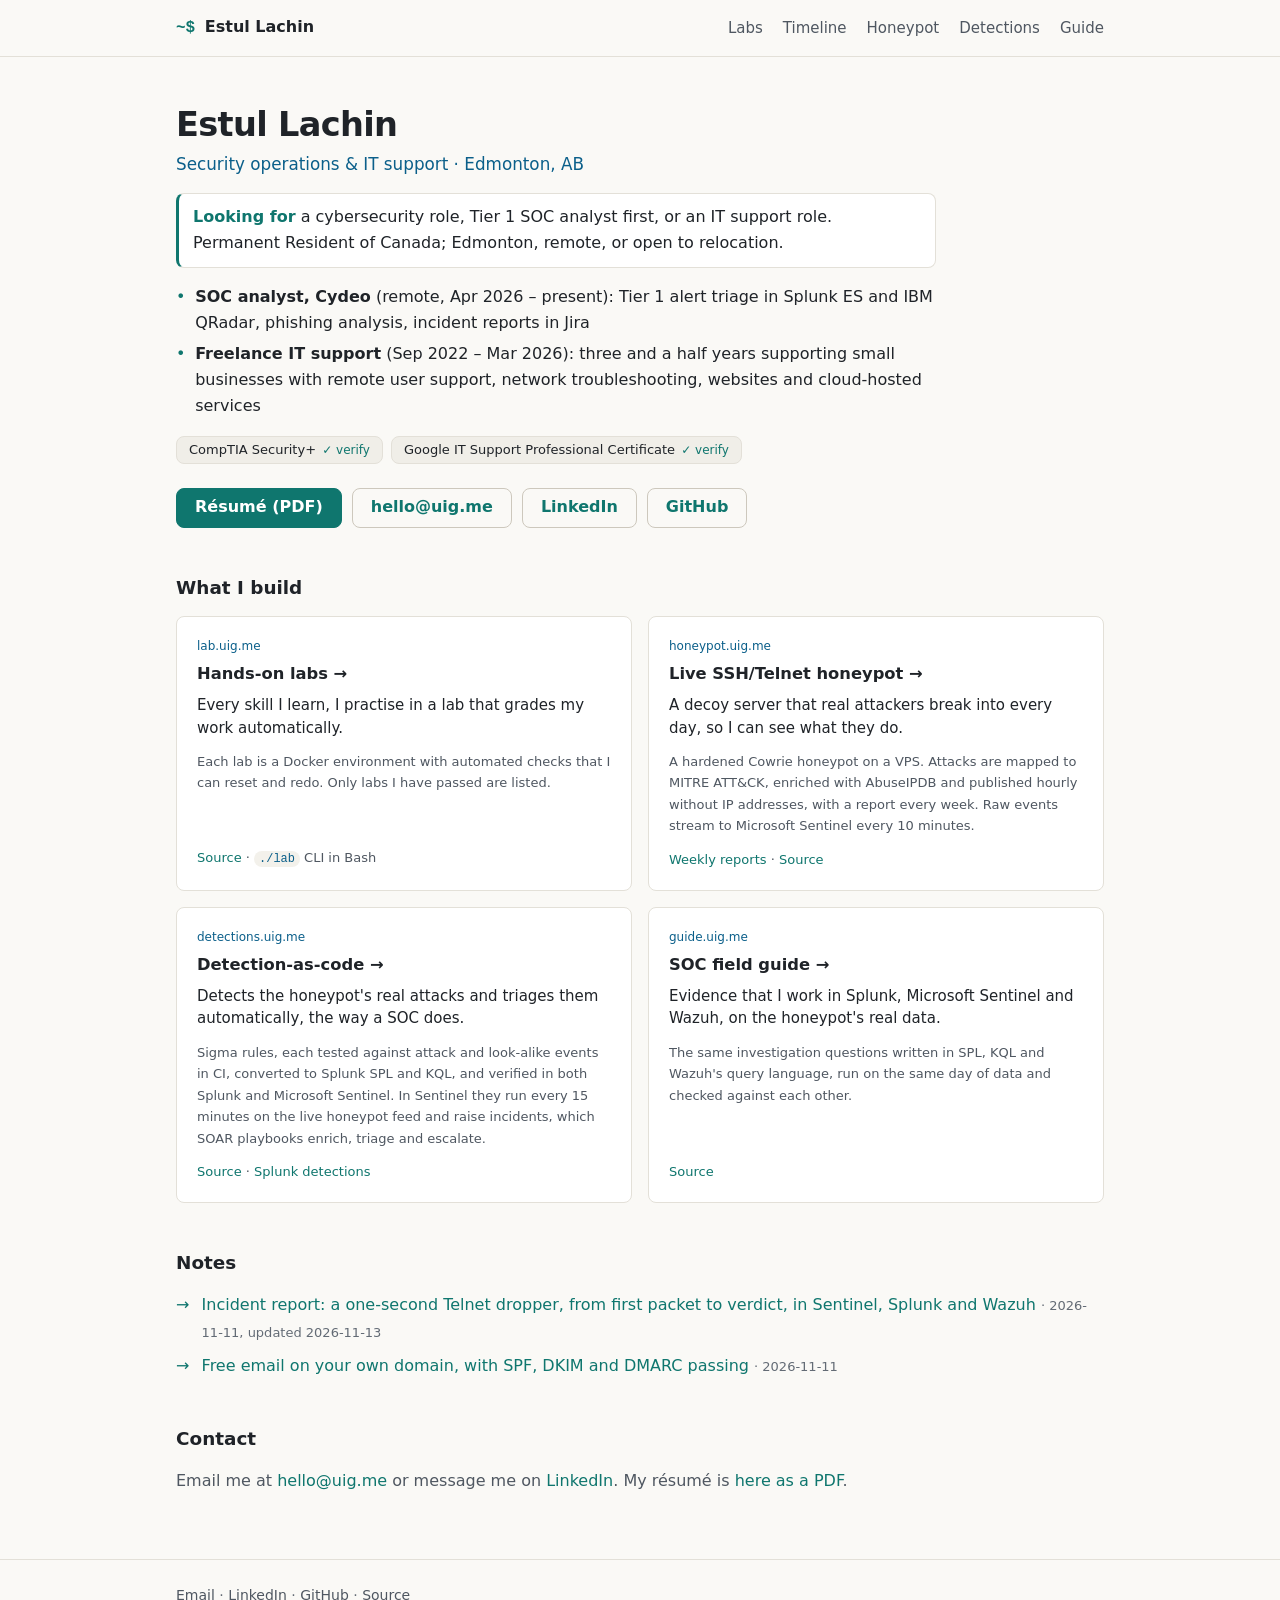
<file: site/index.html>
<!doctype html>
<html lang="en">
<head>
<meta charset="utf-8">
<meta name="viewport" content="width=device-width, initial-scale=1">
<meta http-equiv="Content-Security-Policy" content="default-src 'none'; script-src 'self'; style-src 'self'; img-src 'self'; connect-src 'self' https://lab.uig.me https://detections.uig.me https://guide.uig.me https://raw.githubusercontent.com; base-uri 'none'; form-action 'none'">
<meta name="referrer" content="strict-origin-when-cross-origin">
<title>Estul Lachin · Security operations &amp; IT support</title>
<meta name="description" content="Estul Lachin, security operations and IT support in Edmonton, AB. Hands-on labs, a live SSH/Telnet honeypot and the detections built on it.">
<meta property="og:title" content="Estul Lachin">
<meta property="og:description" content="Security operations and IT support. Hands-on labs, a live honeypot and the detections built on it.">
<meta property="og:url" content="https://uig.me/">
<meta property="og:type" content="profile">
<link rel="canonical" href="https://uig.me/">
<meta property="og:image" content="https://uig.me/og-image.png">
<meta property="og:image:width" content="1200">
<meta property="og:image:height" content="630">
<meta property="og:image:alt" content="Estul Lachin: labs, honeypot, detections">
<meta name="twitter:card" content="summary_large_image">
<link rel="icon" href="favicon.svg" type="image/svg+xml">
<link rel="icon" href="favicon.ico" sizes="32x32">
<link rel="apple-touch-icon" href="apple-touch-icon.png">
<link rel="stylesheet" href="style.css">
<script defer src="app.js"></script>
<script type="application/ld+json">
{"@context": "https://schema.org", "@type": "Person", "name": "Estul Lachin", "url": "https://uig.me/",
 "jobTitle": "Cybersecurity analyst",
 "email": "mailto:hello@uig.me",
 "address": {"@type": "PostalAddress", "addressLocality": "Edmonton", "addressRegion": "AB", "addressCountry": "CA"},
 "sameAs": ["https://www.linkedin.com/in/estul-lachin", "https://github.com/estul-lachin", "https://www.credly.com/users/estul"]}
</script>
</head>
<body>
<header class="site-header">
  <div class="wrap">
    <a class="brand" href="./" aria-current="page">Estul Lachin</a>
    <nav>
      <a href="https://lab.uig.me/">Labs</a>
      <a href="https://lab.uig.me/timeline/">Timeline</a>
      <a href="https://honeypot.uig.me/">Honeypot</a>
      <a href="https://detections.uig.me/">Detections</a>
      <a href="https://guide.uig.me/">Guide</a>
    </nav>
  </div>
</header>

<main class="wrap">
  <section class="hero">
    <h1>Estul Lachin</h1>
    <p class="role">Security operations &amp; IT support · Edmonton, AB</p>
    <p class="seeking"><strong>Looking for</strong> a cybersecurity role, Tier 1 SOC analyst first, or an IT support
      role. Permanent Resident of Canada; Edmonton, remote, or open to relocation.</p>
    <ul class="facts">
      <li><strong>SOC analyst, Cydeo</strong> (remote, Apr 2026 – present): Tier 1 alert triage in Splunk ES and
        IBM QRadar, phishing analysis, incident reports in Jira</li>
      <li><strong>Freelance IT support</strong> (Sep 2022 – Mar 2026): three and a half years supporting small
        businesses with remote user support, network troubleshooting, websites and cloud-hosted services</li>
    </ul>
    <ul class="certs" aria-label="Certifications">
      <li><a href="https://www.credly.com/badges/0ad03319-76a9-4370-ad02-18248eb24f2d/public_url" rel="noopener" title="Verify on Credly">CompTIA Security+ <span class="verify">✓ verify</span></a></li>
      <li><a href="https://www.credly.com/badges/922b8039-3667-49e6-b933-8e15fd46b0fe/public_url" rel="noopener" title="Verify on Credly">Google IT Support Professional Certificate <span class="verify">✓ verify</span></a></li>
    </ul>
    <p class="links">
      <a class="button" href="Estul-Lachin-Resume.pdf" type="application/pdf">Résumé (PDF)</a>
      <a class="button secondary" href="mailto:hello@uig.me">hello@uig.me</a>
      <a class="button secondary" href="https://www.linkedin.com/in/estul-lachin">LinkedIn</a>
      <a class="button secondary" href="https://github.com/estul-lachin">GitHub</a>
    </p>
  </section>

  <h2>What I build</h2>
  <div class="projects">
    <article class="card">
      <p class="kicker">lab.uig.me</p>
      <h3><a href="https://lab.uig.me/">Hands-on labs <span aria-hidden="true">→</span></a></h3>
      <p class="lead">Every skill I learn, I practise in a lab that grades my work automatically.</p>
      <p class="detail">Each lab is a Docker environment with automated checks that I can reset and redo. Only labs
        I have passed are listed.</p>
      <div class="nums">
        <div><span class="num" id="labs-passed">–</span><span class="label">labs passed</span></div>
        <div><span class="num" id="labs-latest">–</span><span class="label">latest pass</span></div>
      </div>
      <p class="more"><a href="https://github.com/estul-lachin/uig-lab">Source</a> · <code>./lab</code> CLI in Bash</p>
    </article>

    <article class="card">
      <p class="kicker">honeypot.uig.me</p>
      <h3><a href="https://honeypot.uig.me/">Live SSH/Telnet honeypot <span aria-hidden="true">→</span></a></h3>
      <p class="lead">A decoy server that real attackers break into every day, so I can see what they do.</p>
      <p class="detail">A hardened Cowrie honeypot on a VPS. Attacks are mapped to MITRE ATT&amp;CK, enriched with
        AbuseIPDB and published hourly without IP addresses, with a report every week. Raw events stream to
        Microsoft Sentinel every 10 minutes.</p>
      <div class="nums">
        <div><span class="num" id="hp-sessions">–</span><span class="label" id="hp-sessions-label">sessions</span></div>
        <div><span class="num" id="hp-sources">–</span><span class="label">unique sources</span></div>
      </div>
      <p class="top-ttp" id="hp-ttp" hidden>Most common after login: <a id="hp-ttp-link" rel="noopener"></a></p>
      <p class="more"><a href="https://honeypot.uig.me/reports.html">Weekly reports</a> ·
        <a href="https://github.com/estul-lachin/uig-honeypot">Source</a></p>
    </article>

    <article class="card">
      <p class="kicker">detections.uig.me</p>
      <h3><a href="https://detections.uig.me/">Detection-as-code <span aria-hidden="true">→</span></a></h3>
      <p class="lead">Detects the honeypot's real attacks and triages them automatically, the way a SOC does.</p>
      <div class="nums" id="det-soar-nums" hidden>
        <div><span class="num" id="soar-incidents">–</span><span class="label" id="soar-incidents-label">incidents</span></div>
        <div><span class="num" id="soar-enriched">–</span><span class="label" id="soar-enriched-label">auto-enriched</span></div>
        <div><span class="num" id="soar-high">–</span><span class="label">High escalated</span></div>
      </div>
      <div class="nums" id="det-rule-nums">
        <div><span class="num" id="det-rules">–</span><span class="label">rules</span></div>
        <div><span class="num" id="det-tests">–</span><span class="label">test events</span></div>
      </div>
      <p class="detail">Sigma rules, each tested against attack and look-alike events in CI<span id="det-counts"></span>,
        converted to Splunk SPL and KQL, and verified in both Splunk and Microsoft Sentinel. In Sentinel they run
        every 15 minutes on the live honeypot feed and raise incidents, which SOAR playbooks enrich, triage and escalate.</p>
      <p class="more"><a href="https://github.com/estul-lachin/uig-detections">Source</a> ·
        <a href="https://github.com/estul-lachin/uig-honeypot/blob/main/docs/detections.md">Splunk detections</a></p>
    </article>

    <article class="card">
      <p class="kicker">guide.uig.me</p>
      <h3><a href="https://guide.uig.me/">SOC field guide <span aria-hidden="true">→</span></a></h3>
      <p class="lead">Evidence that I work in Splunk, Microsoft Sentinel and Wazuh, on the honeypot's real data.</p>
      <div class="nums" id="guide-nums">
        <div><span class="num" id="guide-playbooks">–</span><span class="label">cross-checked playbooks</span></div>
        <div id="guide-closed-box" hidden><span class="num" id="guide-closed">–</span><span class="label">incidents I closed</span></div>
        <div id="guide-cases-box" hidden><span class="num" id="guide-cases">–</span><span class="label">investigations</span></div>
      </div>
      <p class="detail">The same investigation questions written in SPL, KQL and Wazuh's query language, run on the
        same day of data and checked against each other.</p>
      <p class="more"><a href="https://github.com/estul-lachin/uig-guide">Source</a></p>
    </article>
  </div>

  <section class="notes">
    <h2>Notes</h2>
    <ul class="notes-list">
      <li><a href="notes/telnet-dropper-incident/">Incident report: a one-second Telnet dropper, from first packet to verdict, in Sentinel, Splunk and Wazuh</a>
        <span class="meta">· 2026-11-11, updated 2026-11-13</span></li>
      <li><a href="notes/custom-domain-email/">Free email on your own domain, with SPF, DKIM and DMARC passing</a>
        <span class="meta">· 2026-11-11</span></li>
    </ul>
  </section>

  <section class="contact">
    <h2>Contact</h2>
    <p>Email me at <a href="mailto:hello@uig.me">hello@uig.me</a> or message me on
      <a href="https://www.linkedin.com/in/estul-lachin">LinkedIn</a>. My résumé is
      <a href="Estul-Lachin-Resume.pdf" type="application/pdf">here as a PDF</a>.</p>
  </section>
</main>

<footer class="site-footer">
  <div class="wrap">
    <a href="mailto:hello@uig.me">Email</a> ·
    <a href="https://www.linkedin.com/in/estul-lachin">LinkedIn</a> ·
    <a href="https://github.com/estul-lachin">GitHub</a> ·
    <a href="https://github.com/estul-lachin/uig-home">Source</a>
    <p class="credit" id="updated"></p>
  </div>
</footer>
</body>
</html>
</file>
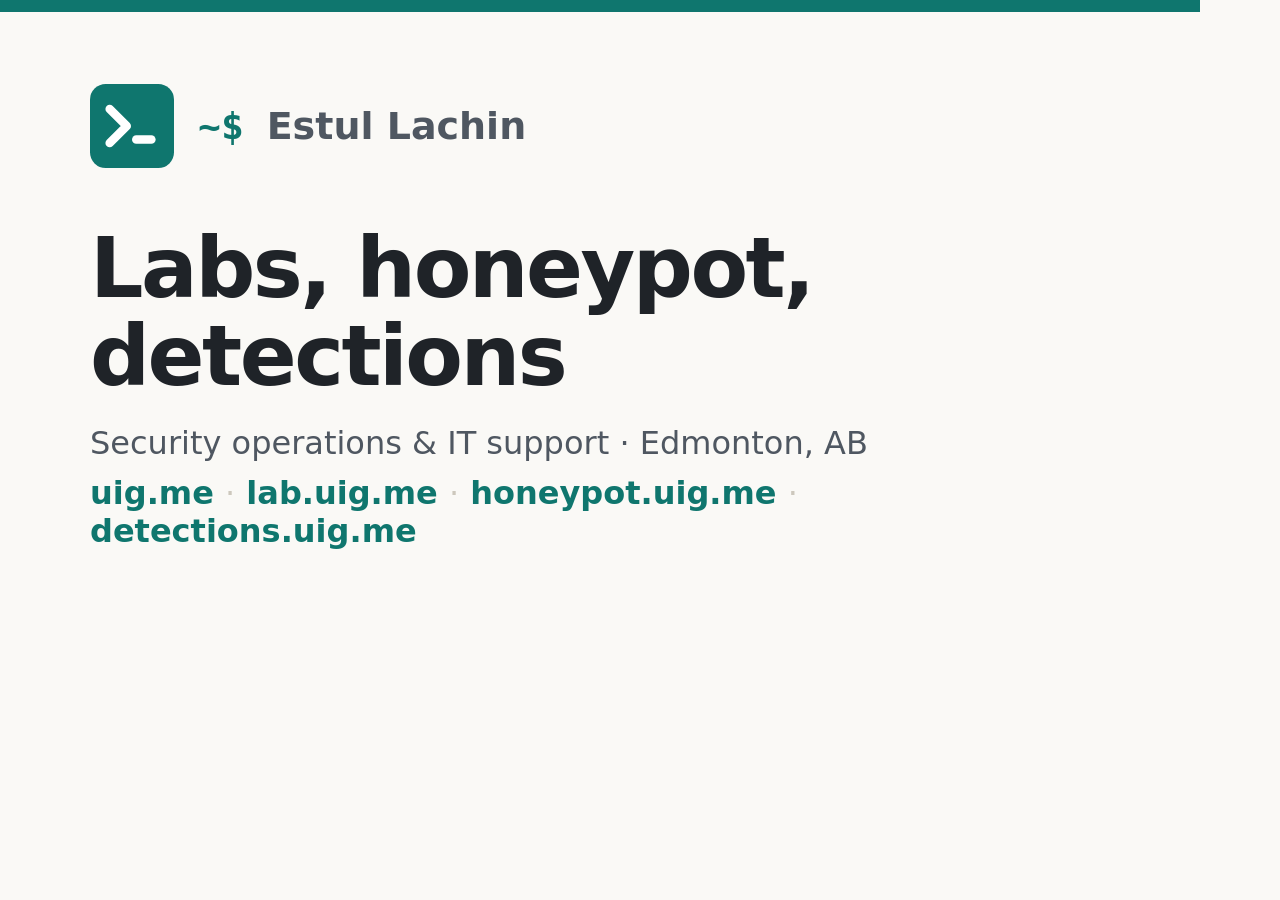
<file: assets/og-image.html>
<!doctype html>
<!-- Source of og-image.png (1200x630). See README for the render command. -->
<html><head><meta charset="utf-8"><style>
  html, body { margin: 0; width: 1200px; height: 630px; overflow: hidden; }
  body {
    background: #faf9f6; border-top: 12px solid #0f766e;
    color: #1f2328; box-sizing: border-box; padding: 72px 90px 80px; position: relative;
    font-family: system-ui, -apple-system, "Segoe UI", Roboto, "Helvetica Neue", Arial, sans-serif;
    display: flex; flex-direction: column;
  }
  .top { display: flex; align-items: center; gap: 24px; }
  .top img { width: 84px; height: 84px; }
  .name { font-size: 38px; font-weight: 600; color: #4f5761; }
  .name::before { content: "~$ "; color: #0f766e; font-family: ui-monospace, SFMono-Regular, "SF Mono", Menlo, monospace; }
  h1 { font-size: 84px; line-height: 1.05; margin: 56px 0 24px; letter-spacing: -0.03em; font-weight: 700; }
  .by { font-size: 32px; color: #4f5761; }
  .url span { color: #cdc8bd; font-weight: 400; }
  .url { margin-top: auto; font-size: 32px; font-weight: 600; color: #0f766e; }
</style></head><body>
  <div class="top"><img src="favicon.svg" alt=""><span class="name">Estul Lachin</span></div>
  <h1>Labs, honeypot, detections</h1>
  <div class="by">Security operations &amp; IT support · Edmonton, AB</div>
  <div class="url">uig.me <span>·</span> lab.uig.me <span>·</span> honeypot.uig.me <span>·</span> detections.uig.me</div>
</body></html>
</file>
<file: site/style.css>
/* uig.me. Terminal theme shared by uig.me, lab, honeypot and detections: keep the tokens and the
   "shared chrome" block identical across the four sites. */


:root {
  --bg: #faf9f6;
  --surface: #ffffff;
  --text: #1f2328;
  --muted: #4f5761;
  --dim: #636b75;
  --border: #e3e0d8;
  --border-strong: #cdc8bd;
  --accent: #0f766e;
  --accent-2: #0b5f8a;
  --warn: #985600;
  --danger: #b42318;
  --ok: #157a3d;
  --chip: #f0eee8;
  --code-bg: #f3f1eb;
  --shadow: 0 6px 18px rgba(31, 35, 40, 0.08);
  --radius: 8px;
  --font: system-ui, -apple-system, "Segoe UI", Roboto, "Helvetica Neue", Arial, sans-serif;
  --prose: var(--font);
  /* code, commands, numbers and data stay monospace */
  --mono: ui-monospace, SFMono-Regular, "SF Mono", Menlo, Consolas, "Liberation Mono", monospace;
  color-scheme: light;
}

/* ---------------------------------------------------------------- shared chrome */

* { box-sizing: border-box; }

html { -webkit-text-size-adjust: 100%; background: var(--bg); }

body {
  margin: 0;
  min-height: 100vh;
  background: var(--bg);
  color: var(--text);
  font: 16px/1.65 var(--font);
}

::selection { background: #cbe8e3; color: var(--text); }

a { color: var(--accent); text-decoration: none; }
a:hover { text-decoration: underline; text-underline-offset: 3px; }
:focus-visible { outline: 2px solid var(--accent); outline-offset: 2px; border-radius: 2px; }

.wrap { max-width: 860px; margin: 0 auto; padding: 0 16px; }

/* the sticky header must not cover in-page anchor targets */
[id] { scroll-margin-top: 72px; }

.site-header {
  border-bottom: 1px solid var(--border); background: rgba(250, 249, 246, 0.92);
  position: sticky; top: 0; z-index: 10; backdrop-filter: blur(6px);
}
.site-header .wrap { display: flex; align-items: center; justify-content: space-between; height: 56px; gap: 16px; }
.brand { font-weight: 700; color: var(--text); white-space: nowrap; }
.brand::before { content: "~$ "; content: "~$ " / ""; color: var(--accent); font-family: var(--mono); }
.brand:hover { text-decoration: none; }
.site-header nav { display: flex; flex-wrap: wrap; gap: 6px 20px; }
.site-header nav a { color: var(--muted); font-size: 15px; }
.site-header nav a:hover { color: var(--accent); text-decoration: none; }
.site-header nav a[aria-current="page"] { color: var(--accent); font-weight: 600; }

.site-footer { border-top: 1px solid var(--border); margin-top: 64px; padding: 24px 0; color: var(--dim); font-size: 14px; }
.site-footer .credit { margin: 8px 0 0; }
.site-footer a { color: var(--muted); }
.site-footer a:hover { color: var(--accent); }

h1 { font-size: 1.85rem; line-height: 1.25; margin: 0 0 12px; letter-spacing: -0.02em; font-weight: 700; }
h2 { font-size: 1.2rem; line-height: 1.35; margin: 40px 0 12px; font-weight: 650; }
h3 { font-size: 1.05rem; margin: 0 0 6px; }

@media (prefers-reduced-motion: reduce) {
  *, *::before, *::after { animation: none !important; transition: none !important; }
}

@media print {
  :root { --bg: #fff; --surface: #fff; --shadow: none; }
  body { background: #fff; }
  .site-header { position: static; background: #fff; backdrop-filter: none; }
}


/* ---------------------------------------------------------------- uig.me */

.wrap { max-width: 960px; }
code { font-family: var(--mono); font-size: 0.92em; background: var(--code-bg); color: var(--accent-2); padding: 1px 5px; border-radius: var(--radius); }

main.wrap { padding-top: 48px; }
h1 { font-size: 2.1rem; line-height: 1.2; margin: 0 0 6px; }
h2 { font-size: 1.15rem; margin: 48px 0 16px; }
h3 { font-size: 1.02rem; line-height: 1.4; margin: 0 0 8px; }
h3 a { color: var(--text); }
h3 a:hover { color: var(--accent); }

.hero { max-width: 760px; }
.role { font-size: 1.05rem; color: var(--accent-2); margin: 0 0 14px; }
.seeking {
  margin: 0 0 16px; padding: 10px 14px; background: var(--surface); border: 1px solid var(--border);
  border-left: 3px solid var(--accent); border-radius: var(--radius);
}
.seeking strong { color: var(--accent); }
.facts { margin: 0 0 16px; padding-left: 0; list-style: none; }
.facts li { margin: 4px 0; padding-left: 1.2em; position: relative; }
.facts li::before { content: "•"; content: "•" / ""; position: absolute; left: 0; color: var(--accent); }
.certs { list-style: none; padding: 0; margin: 0 0 24px; display: flex; flex-wrap: wrap; gap: 8px; }
.certs li { background: var(--chip); border: 1px solid var(--border); border-radius: var(--radius); padding: 2px 12px; font-size: 13px; }
.certs li:hover { border-color: var(--accent); }
.certs a { color: var(--text); }
.certs a:hover { text-decoration: none; text-shadow: none; }
.certs a:hover .verify { text-decoration: underline; }
.certs .verify { color: var(--accent); font-size: 12px; margin-left: 2px; white-space: nowrap; }
.links { display: flex; flex-wrap: wrap; gap: 10px; margin: 0; }
.button {
  display: inline-flex; align-items: center; min-height: 40px; padding: 0 18px; border-radius: var(--radius);
  background: var(--accent); color: #fff; font-weight: 700; border: 1px solid var(--accent);
  transition: box-shadow 0.15s, background 0.15s, color 0.15s;
}
.button:hover { text-decoration: none; text-shadow: none; background: #0d655e; border-color: #0d655e; }
.button.secondary { background: transparent; color: var(--accent); border-color: var(--border-strong); box-shadow: none; }
.button.secondary:hover { border-color: var(--accent); background: var(--chip); }

.projects { display: grid; grid-template-columns: repeat(2, minmax(0, 1fr)); gap: 16px; }
.card {
  background: var(--surface); border: 1px solid var(--border); border-radius: var(--radius);
  padding: 20px; min-width: 0; display: flex; flex-direction: column; transition: border-color 0.15s, box-shadow 0.15s;
}
.card:hover { border-color: var(--accent); box-shadow: var(--shadow); }
/* The whole card opens the title's link (stretched link); links inside the card sit above it. */
.projects .card { position: relative; cursor: pointer; }
.projects .card h3 a::after { content: ""; position: absolute; inset: 0; border-radius: var(--radius); }
.projects .card h3 a:focus-visible { outline: none; }
.projects .card:has(h3 a:focus-visible) { outline: 2px solid var(--accent); outline-offset: 2px; }
.projects .card .more a, .projects .card .top-ttp a { position: relative; z-index: 1; }
.projects .card:hover h3 a { color: var(--accent); text-decoration: none; }
.projects .card h3 a span { display: inline-block; transition: transform 0.15s; }
.projects .card:hover h3 a span { transform: translateX(3px); }
.card p { margin: 0 0 12px; color: var(--muted); font-size: 14px; }
.card .lead { color: var(--text); font-size: 15px; font-weight: 500; line-height: 1.5; }
.card .detail { font-size: 13px; }
.card .kicker { font-size: 12px; color: var(--accent-2); margin-bottom: 6px; }
.nums { display: flex; flex-wrap: wrap; gap: 8px 20px; margin: 4px 0 12px; }
.nums[hidden] { display: none; }
.nums div { flex: 0 1 auto; min-width: 0; display: flex; flex-direction: column; }
.nums div[hidden] { display: none; }
.num {
  font-size: 1.45rem; font-weight: 700; font-variant-numeric: tabular-nums; white-space: nowrap; line-height: 1.3;
  color: var(--accent);
}
.label { color: var(--muted); font-size: 12px; text-transform: uppercase; letter-spacing: 0.05em; }
.card .top-ttp { font-size: 13px; }
.card .more { margin-top: auto; margin-bottom: 0; font-size: 13px; }

.contact p { color: var(--muted); }

/* long-form prose */
.article > p:not(.meta):not(.kicker):not(.flow-label), .article li, .article .kv dd, .article .fields dd { font-family: var(--prose); font-size: 16px; line-height: 1.7; }
.article .flow li { font-family: var(--mono); font-size: 15px; line-height: 1.7; }  /* diagram boxes stay mono */

/* Notes (articles) */
.notes-list { list-style: none; padding: 0; margin: 0; }
.notes-list li { margin: 0 0 8px; padding-left: 1.6em; position: relative; }
.notes-list li::before { content: "→"; content: "→" / ""; position: absolute; left: 0; color: var(--accent); }
.notes-list .meta { color: var(--dim); font-size: 13px; }
.article { max-width: 760px; }
.article .kicker { font-size: 12px; color: var(--accent-2); margin: 0 0 8px; }
.article .meta { color: var(--dim); margin: 0 0 28px; }
.article h2 { margin: 44px 0 12px; border-bottom: 1px solid var(--border); padding-bottom: 6px; }
.article h3 { margin: 28px 0 8px; }
.article li { margin: 6px 0; }
.article pre {
  background: var(--code-bg); border: 1px solid var(--border); border-radius: var(--radius);
  padding: 12px 14px; overflow-x: auto; font: 13px/1.55 var(--mono); margin: 0 0 16px; position: relative;
}
.article pre code { background: none; padding: 0; font-size: inherit; color: var(--text); }
.article pre .c { color: var(--dim); }
.article mark { background: rgba(166, 93, 0, 0.12); color: var(--warn); border-radius: var(--radius); padding: 0 2px; }
.table-wrap { overflow-x: auto; margin: 0 0 16px; border: 1px solid var(--border); border-radius: var(--radius); background: var(--surface); }
.article table { width: 100%; border-collapse: collapse; font-size: 13px; }
.article th, .article td { text-align: left; vertical-align: top; padding: 8px 12px; border-bottom: 1px solid var(--border); }
.article tbody tr:last-child td { border-bottom: 0; }
.article th { color: var(--accent); font-weight: 600; }
.article td code { overflow-wrap: anywhere; }
.records td:first-child { white-space: nowrap; width: 1%; }
.records .rtype { display: block; color: var(--dim); font-size: 12px; margin-top: 2px; }
.records .purpose { display: block; color: var(--muted); margin-top: 4px; }
.flow-label { font-size: 12px; font-weight: 600; color: var(--muted); text-transform: uppercase; letter-spacing: 0.08em; margin: 16px 0 8px; }
.flow { list-style: none; padding: 0; margin: 0 0 8px; display: flex; align-items: stretch; gap: 28px; }
.flow li {
  position: relative; flex: 1 1 0; min-width: 0; margin: 0; background: var(--surface);
  border: 1px solid var(--border); border-radius: var(--radius); padding: 10px 12px;
  display: flex; flex-direction: column;
}
.flow li span { color: var(--muted); font-size: 13px; }
.flow li + li::before {
  content: "→"; position: absolute; left: -22px; top: 50%; transform: translateY(-50%);
  color: var(--accent); font-size: 18px;
}
.steps li { margin: 10px 0; }
.fields dt { margin-top: 14px; color: var(--accent-2); }
.fields dd { margin: 4px 0 0 0; color: var(--muted); }

/* Incident report */
.summary {
  margin: 0 0 8px; padding: 4px 16px 12px; background: var(--surface); border: 1px solid var(--border);
  border-left: 3px solid var(--danger); border-radius: var(--radius);
}
.kv { display: grid; grid-template-columns: max-content minmax(0, 1fr); gap: 6px 16px; margin: 0; }
.kv dt { font-weight: 600; color: var(--accent-2); }
.kv dd { margin: 0; }
.timeline td:first-child, .timeline td:nth-child(2) { white-space: nowrap; width: 1%; }

@media (max-width: 800px) {
  .projects { grid-template-columns: minmax(0, 1fr); }
}
@media (max-width: 640px) {
  main.wrap { padding-top: 32px; }
  h1 { font-size: 1.6rem; }
  .site-header { position: static; }
  .site-header nav { gap: 4px 14px; }
  .site-header .wrap { flex-wrap: wrap; height: auto; padding-top: 10px; padding-bottom: 10px; row-gap: 2px; }
  .flow { flex-direction: column; gap: 22px; }
  .flow li + li::before { content: "↓"; left: 50%; top: -20px; transform: translateX(-50%); }
  .kv { grid-template-columns: minmax(0, 1fr); gap: 0; }
  .kv dd { margin-bottom: 8px; }
}
</file>
